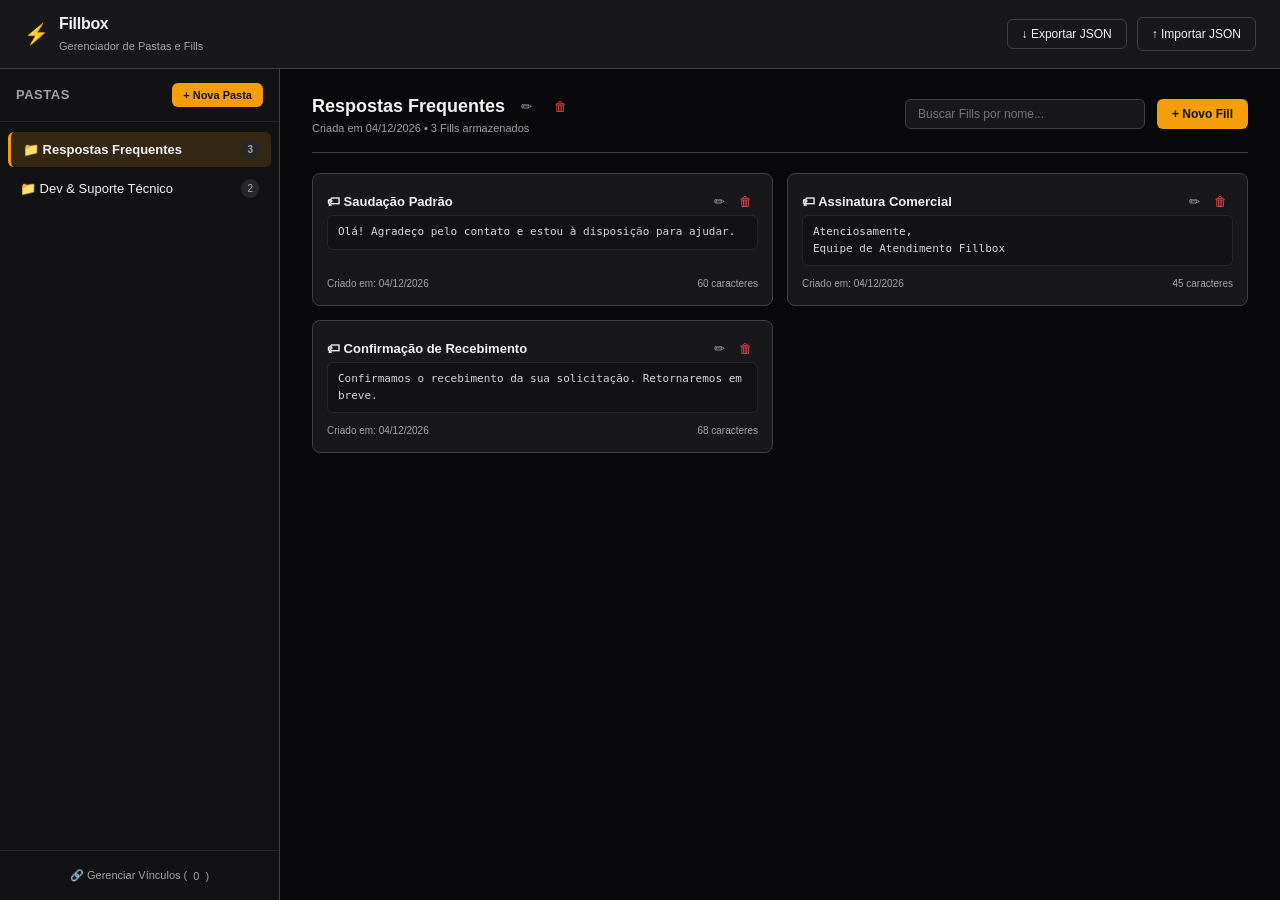
<file: extension/manager/manager.html>
<!DOCTYPE html>
<html lang="pt-BR">
<head>
  <meta charset="UTF-8">
  <meta name="viewport" content="width=device-width, initial-scale=1.0">
  <title>Fillbox — Gerenciador</title>
  <link rel="stylesheet" href="manager.css">
</head>
<body>
  <div class="manager-layout">
    <!-- Topbar -->
    <header class="topbar">
      <div class="topbar-brand">
        <span class="topbar-logo">⚡</span>
        <div>
          <h1 class="topbar-title">Fillbox</h1>
          <span class="topbar-sub">Gerenciador de Pastas e Fills</span>
        </div>
      </div>
      <div class="topbar-actions">
        <button id="export-btn" class="btn btn-secondary">↓ Exportar JSON</button>
        <label class="btn btn-secondary" style="cursor:pointer;">
          ↑ Importar JSON
          <input type="file" id="import-file" accept=".json" style="display:none;">
        </label>
      </div>
    </header>

    <!-- Content Columns -->
    <div class="manager-main">
      <!-- Sidebar / Folders -->
      <aside class="sidebar">
        <div class="sidebar-header">
          <h2>Pastas</h2>
          <button id="add-folder-btn" class="btn btn-primary btn-sm">+ Nova Pasta</button>
        </div>
        <div id="folders-container" class="folders-tree"></div>
        
        <div class="sidebar-footer">
          <button id="view-bindings-btn" class="btn btn-ghost btn-sm" style="width:100%; text-align:left;">
            🔗 Gerenciar Vínculos (<span id="total-bindings-count">0</span>)
          </button>
        </div>
      </aside>

      <!-- Main Panel / Fills of Selected Folder -->
      <main class="content-panel">
        <div class="panel-header">
          <div>
            <div class="folder-title-row">
              <h2 id="active-folder-name">Selecione uma pasta</h2>
              <button id="rename-folder-btn" class="btn-icon" title="Renomear Pasta">✏</button>
              <button id="delete-folder-btn" class="btn-icon text-danger" title="Excluir Pasta">🗑</button>
            </div>
            <p id="active-folder-info" class="text-muted"></p>
          </div>
          <div class="panel-header-actions">
            <input type="text" id="search-fills-input" class="search-box" placeholder="Buscar Fills por nome...">
            <button id="add-fill-btn" class="btn btn-primary">+ Novo Fill</button>
          </div>
        </div>

        <div id="fills-list" class="fills-grid"></div>
      </main>
    </div>
  </div>

  <!-- Modal Genérico -->
  <div id="modal-backdrop" class="modal-backdrop hidden">
    <div class="modal-card">
      <div class="modal-header">
        <h3 id="modal-title">Título</h3>
        <button id="modal-close-x" class="btn-icon">✕</button>
      </div>
      <div id="modal-body" class="modal-body"></div>
      <div class="modal-footer">
        <button id="modal-cancel-btn" class="btn btn-secondary">Cancelar</button>
        <button id="modal-confirm-btn" class="btn btn-primary">Confirmar</button>
      </div>
    </div>
  </div>

  <div id="toast-container" class="toast-container"></div>
  <div id="context-menu" class="context-menu hidden"></div>

  <script src="../shared/storage.js"></script>
  <script src="manager.js"></script>
</body>
</html>
</file>
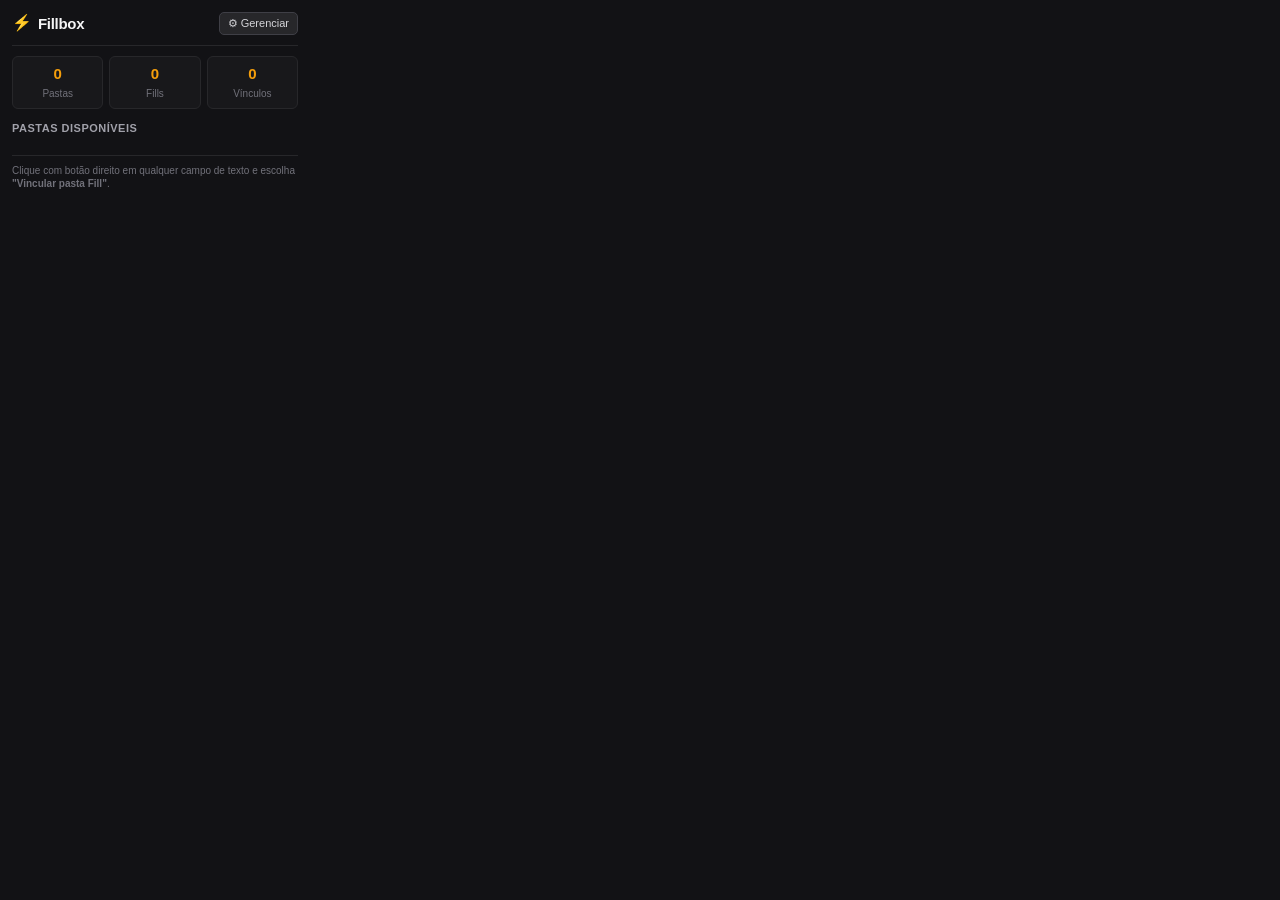
<file: extension/popup/popup.html>
<!DOCTYPE html>
<html lang="pt-BR">
<head>
  <meta charset="UTF-8">
  <title>Fillbox</title>
  <link rel="stylesheet" href="popup.css">
</head>
<body>
  <div class="popup-container">
    <header class="header">
      <div class="brand">
        <span class="logo-icon">⚡</span>
        <h1 class="logo-title">Fillbox</h1>
      </div>
      <button id="open-manager-btn" class="icon-btn" title="Abrir Gerenciador Completo">⚙ Gerenciar</button>
    </header>

    <div class="stats-bar">
      <div class="stat-pill">
        <span class="stat-num" id="folder-count">0</span>
        <span class="stat-lbl">Pastas</span>
      </div>
      <div class="stat-pill">
        <span class="stat-num" id="fill-count">0</span>
        <span class="stat-lbl">Fills</span>
      </div>
      <div class="stat-pill">
        <span class="stat-num" id="bind-count">0</span>
        <span class="stat-lbl">Vínculos</span>
      </div>
    </div>

    <div class="section-title">Pastas Disponíveis</div>
    <div id="folders-quick-list" class="folders-list"></div>

    <footer class="footer">
      <span class="footer-tip">Clique com botão direito em qualquer campo de texto e escolha <strong>"Vincular pasta Fill"</strong>.</span>
    </footer>
  </div>

  <script src="../shared/storage.js"></script>
  <script src="popup.js"></script>
</body>
</html>
</file>
<file: extension/manager/manager.css>
:root {
  --bg-main: #09090b;
  --bg-surface: #18181b;
  --bg-subtle: #27272a;
  --border-color: #3f3f46;
  --text-main: #f4f4f5;
  --text-muted: #a1a1aa;
  --color-primary: #f59e0b;
  --color-primary-hover: #d97706;
  --color-danger: #ef4444;
}

* {
  box-sizing: border-box;
  margin: 0;
  padding: 0;
}

body {
  background-color: var(--bg-main);
  color: var(--text-main);
  font-family: -apple-system, BlinkMacSystemFont, "Segoe UI", Roboto, "Helvetica Neue", Arial, sans-serif;
  font-size: 13px;
  line-height: 1.5;
  height: 100vh;
  display: flex;
  flex-direction: column;
}

.manager-layout {
  display: flex;
  flex-direction: column;
  height: 100%;
}

.topbar {
  display: flex;
  justify-content: space-between;
  align-items: center;
  padding: 12px 24px;
  background-color: var(--bg-surface);
  border-bottom: 1px solid var(--border-color);
  flex-wrap: wrap;
  gap: 12px;
}

.topbar-brand {
  display: flex;
  align-items: center;
  gap: 10px;
  flex-shrink: 0;
}

.topbar-logo {
  font-size: 20px;
  color: var(--color-primary);
  flex-shrink: 0;
}

.topbar-title {
  font-size: 16px;
  font-weight: 700;
  letter-spacing: -0.3px;
}

.topbar-sub {
  font-size: 11px;
  color: var(--text-muted);
}

.topbar-actions {
  display: flex;
  align-items: center;
  gap: 10px;
  flex-shrink: 0;
}

.manager-main {
  display: flex;
  flex: 1;
  overflow: hidden;
}

.sidebar {
  width: 280px;
  background-color: #121215;
  border-right: 1px solid var(--border-color);
  display: flex;
  flex-direction: column;
}

.sidebar-header {
  padding: 14px 16px;
  display: flex;
  justify-content: space-between;
  align-items: center;
  border-bottom: 1px solid #27272a;
}

.sidebar-header h2 {
  font-size: 13px;
  font-weight: 600;
  color: var(--text-muted);
  text-transform: uppercase;
  letter-spacing: 0.5px;
}

.folders-tree {
  flex: 1;
  overflow-y: auto;
  padding: 10px 8px;
  display: flex;
  flex-direction: column;
  gap: 4px;
}

.folder-item {
  display: flex;
  align-items: center;
  justify-content: space-between;
  padding: 8px 12px;
  border-radius: 6px;
  cursor: pointer;
  color: var(--text-main);
  transition: all 0.12s ease;
}

.folder-item:hover {
  background-color: var(--bg-subtle);
}

.folder-item.active {
  background-color: rgba(245, 158, 11, 0.15);
  border-left: 3px solid var(--color-primary);
  font-weight: 600;
}

.badge {
  background-color: #27272a;
  color: var(--text-muted);
  font-size: 10px;
  padding: 2px 6px;
  border-radius: 10px;
}

.sidebar-footer {
  padding: 12px;
  border-top: 1px solid #27272a;
}

.content-panel {
  flex: 1;
  display: flex;
  flex-direction: column;
  overflow-y: auto;
  padding: 24px 32px;
}

.panel-header {
  display: flex;
  justify-content: space-between;
  align-items: center;
  margin-bottom: 20px;
  padding-bottom: 16px;
  border-bottom: 1px solid var(--border-color);
  flex-wrap: wrap;
  gap: 16px;
}

.folder-title-row {
  display: flex;
  align-items: center;
  gap: 10px;
  flex-wrap: wrap;
}

.folder-title-row h2 {
  font-size: 18px;
  font-weight: 700;
}

.text-muted {
  color: var(--text-muted);
  font-size: 11px;
}

.panel-header-actions {
  display: flex;
  gap: 12px;
  align-items: center;
  flex-shrink: 0;
}

.search-box {
  background-color: var(--bg-surface);
  border: 1px solid var(--border-color);
  color: var(--text-main);
  padding: 7px 12px;
  border-radius: 6px;
  font-size: 12px;
  width: 240px;
  outline: none;
  flex-shrink: 0;
}

.search-box:focus {
  border-color: var(--color-primary);
}

.fills-grid {
  display: grid;
  grid-template-columns: repeat(auto-fill, minmax(320px, 1fr));
  gap: 14px;
}

.fill-card {
  background-color: var(--bg-surface);
  border: 1px solid var(--border-color);
  border-radius: 8px;
  padding: 14px;
  display: flex;
  flex-direction: column;
  justify-content: space-between;
  gap: 10px;
}

.fill-card:hover {
  border-color: #52525b;
}

.fill-card-title {
  font-size: 13px;
  font-weight: 600;
  color: var(--text-main);
  display: flex;
  justify-content: space-between;
  align-items: center;
}

.fill-card-body {
  background-color: #121215;
  border: 1px solid #27272a;
  border-radius: 6px;
  padding: 8px 10px;
  font-size: 11px;
  color: #d4d4d8;
  max-height: 90px;
  overflow-y: auto;
  white-space: pre-wrap;
  word-break: break-word;
  font-family: monospace;
}

.fill-card-footer {
  display: flex;
  justify-content: space-between;
  align-items: center;
  font-size: 10px;
  color: var(--text-muted);
}

/* Botões */
.btn {
  display: inline-flex;
  align-items: center;
  justify-content: center;
  gap: 6px;
  font-weight: 500;
  border-radius: 6px;
  padding: 7px 14px;
  font-size: 12px;
  cursor: pointer;
  border: 1px solid transparent;
  transition: all 0.15s ease;
  white-space: nowrap;
  flex-shrink: 0;
  user-select: none;
}

.btn-primary {
  background-color: var(--color-primary);
  color: #121215;
  font-weight: 600;
}

.btn-primary:hover {
  background-color: var(--color-primary-hover);
}

.btn-secondary {
  background-color: var(--bg-surface);
  border-color: var(--border-color);
  color: var(--text-main);
}

.btn-secondary:hover {
  background-color: var(--bg-subtle);
  border-color: #52525b;
}

.btn-ghost {
  background: transparent;
  color: var(--text-muted);
}

.btn-ghost:hover {
  color: var(--text-main);
  background-color: var(--bg-subtle);
}

.btn-sm {
  padding: 5px 10px;
  font-size: 11px;
}

.btn-icon {
  background: transparent;
  border: none;
  color: var(--text-muted);
  cursor: pointer;
  padding: 6px;
  border-radius: 4px;
  font-size: 13px;
  display: inline-flex;
  align-items: center;
  justify-content: center;
  flex-shrink: 0;
  transition: all 0.12s;
}

.btn-icon:hover {
  background-color: var(--bg-subtle);
  color: var(--text-main);
}

.text-danger {
  color: var(--color-danger);
}

/* Modais */
.modal-backdrop {
  position: fixed;
  inset: 0;
  background-color: rgba(0, 0, 0, 0.75);
  backdrop-filter: blur(3px);
  display: flex;
  align-items: center;
  justify-content: center;
  z-index: 1000;
  padding: 16px;
}

.modal-backdrop.hidden {
  display: none;
}

.modal-card {
  background-color: var(--bg-surface);
  border: 1px solid var(--border-color);
  border-radius: 10px;
  width: 480px;
  max-width: 95vw;
  box-shadow: 0 20px 40px rgba(0, 0, 0, 0.8);
  overflow: hidden;
}

.modal-header {
  padding: 14px 18px;
  background-color: var(--bg-subtle);
  border-bottom: 1px solid var(--border-color);
  display: flex;
  justify-content: space-between;
  align-items: center;
}

.modal-header h3 {
  font-size: 14px;
  font-weight: 600;
}

.modal-body {
  padding: 18px;
}

.modal-footer {
  padding: 14px 18px;
  border-top: 1px solid #27272a;
  display: flex;
  justify-content: flex-end;
  gap: 10px;
}

.form-group {
  margin-bottom: 14px;
}

.form-group label {
  display: block;
  font-size: 11px;
  font-weight: 600;
  color: var(--text-muted);
  margin-bottom: 6px;
}

.form-input, .form-textarea {
  width: 100%;
  background-color: #121215;
  border: 1px solid var(--border-color);
  border-radius: 6px;
  color: var(--text-main);
  padding: 9px 12px;
  font-size: 13px;
  outline: none;
}

.form-input:focus, .form-textarea:focus {
  border-color: var(--color-primary);
}

.form-textarea {
  min-height: 90px;
  resize: vertical;
  font-family: inherit;
}

.toast-container {
  position: fixed;
  bottom: 24px;
  right: 24px;
  display: flex;
  flex-direction: column;
  gap: 8px;
  z-index: 2000;
}

.toast {
  background-color: var(--bg-surface);
  border: 1px solid var(--border-color);
  padding: 12px 16px;
  border-radius: 8px;
  box-shadow: 0 4px 16px rgba(0, 0, 0, 0.6);
  font-size: 13px;
  max-width: 380px;
}

/* Menu de Contexto (Botão Direito) */
.context-menu {
  position: fixed;
  z-index: 3000;
  background-color: #18181b;
  border: 1px solid #3f3f46;
  border-radius: 8px;
  box-shadow: 0 12px 30px rgba(0, 0, 0, 0.8);
  padding: 4px;
  min-width: 200px;
  user-select: none;
}

.context-menu.hidden {
  display: none;
}

.context-menu-item {
  display: flex;
  align-items: center;
  gap: 8px;
  padding: 8px 12px;
  font-size: 12px;
  color: #f4f4f5;
  cursor: pointer;
  border-radius: 5px;
  transition: background-color 0.1s;
}

.context-menu-item:hover {
  background-color: #27272a;
}

.context-menu-item.danger {
  color: #ef4444;
}

.context-menu-item.danger:hover {
  background-color: rgba(239, 68, 68, 0.15);
}

.context-menu-sep {
  height: 1px;
  background-color: #27272a;
  margin: 4px 0;
}

/* Layout Responsivo para Telas Pequenas */
@media (max-width: 860px) {
  .manager-main {
    flex-direction: column;
    overflow-y: auto;
  }
  .sidebar {
    width: 100%;
    max-height: 240px;
    border-right: none;
    border-bottom: 1px solid var(--border-color);
  }
  .content-panel {
    padding: 16px;
  }
  .fills-grid {
    grid-template-columns: 1fr;
  }
}

@media (max-width: 600px) {
  .topbar {
    flex-direction: column;
    align-items: flex-start;
    gap: 12px;
    padding: 12px 16px;
  }
  .topbar-actions {
    width: 100%;
    justify-content: flex-start;
    flex-wrap: wrap;
    gap: 8px;
  }
  .panel-header {
    flex-direction: column;
    align-items: stretch;
    gap: 14px;
  }
  .panel-header-actions {
    flex-direction: column;
    align-items: stretch;
    width: 100%;
    gap: 8px;
  }
  .search-box {
    width: 100%;
  }
  .modal-card {
    width: 95vw;
  }
}

/* Otimização para Telas Grandes, Full HD, 2K e 4K Ultra HD */
@media (min-width: 1400px) {
  .sidebar {
    width: clamp(280px, 18vw, 360px);
  }
  .fills-grid {
    grid-template-columns: repeat(auto-fill, minmax(340px, 1fr));
    gap: 18px;
  }
  .content-panel {
    padding: 28px 40px;
  }
}

@media (min-width: 2000px) {
  body {
    font-size: 15px;
  }
  .topbar {
    padding: 16px 36px;
  }
  .topbar-logo {
    font-size: 26px;
  }
  .topbar-title {
    font-size: 19px;
  }
  .topbar-sub {
    font-size: 13px;
  }
  .sidebar {
    width: clamp(320px, 16vw, 440px);
  }
  .sidebar-header {
    padding: 18px 20px;
  }
  .sidebar-header h2 {
    font-size: 14px;
  }
  .folder-item {
    padding: 10px 16px;
    font-size: 14px;
  }
  .badge {
    font-size: 11px;
    padding: 3px 8px;
  }
  .content-panel {
    padding: 32px 48px;
  }
  .folder-title-row h2 {
    font-size: 24px;
  }
  .text-muted {
    font-size: 13px;
  }
  .search-box {
    width: 320px;
    font-size: 14px;
    padding: 9px 16px;
  }
  .btn {
    padding: 9px 18px;
    font-size: 14px;
    border-radius: 8px;
  }
  .btn-sm {
    padding: 6px 12px;
    font-size: 12px;
  }
  .fills-grid {
    grid-template-columns: repeat(auto-fill, minmax(380px, 1fr));
    gap: 22px;
  }
  .fill-card {
    padding: 18px;
    gap: 14px;
  }
  .fill-card-title {
    font-size: 15px;
  }
  .fill-card-body {
    font-size: 13px;
    padding: 12px 14px;
    max-height: 120px;
  }
  .fill-card-footer {
    font-size: 12px;
  }
}

@media (min-width: 3000px) {
  /* Escala Nativa para Monitores 4K (3840x2160) */
  body {
    font-size: 17px;
  }
  .topbar {
    padding: 20px 48px;
  }
  .topbar-logo {
    font-size: 32px;
  }
  .topbar-title {
    font-size: 22px;
  }
  .topbar-sub {
    font-size: 14px;
  }
  .sidebar {
    width: clamp(380px, 15vw, 520px);
  }
  .sidebar-header {
    padding: 22px 24px;
  }
  .sidebar-header h2 {
    font-size: 16px;
  }
  .folder-item {
    padding: 14px 20px;
    font-size: 16px;
  }
  .badge {
    font-size: 13px;
    padding: 4px 10px;
  }
  .content-panel {
    padding: 40px 60px;
  }
  .folder-title-row h2 {
    font-size: 28px;
  }
  .text-muted {
    font-size: 15px;
  }
  .search-box {
    width: 420px;
    font-size: 16px;
    padding: 12px 20px;
    border-radius: 8px;
  }
  .btn {
    padding: 12px 22px;
    font-size: 16px;
    border-radius: 10px;
  }
  .btn-sm {
    padding: 8px 14px;
    font-size: 14px;
  }
  .fills-grid {
    grid-template-columns: repeat(auto-fill, minmax(440px, 1fr));
    gap: 28px;
  }
  .fill-card {
    padding: 24px;
    border-radius: 12px;
    gap: 16px;
  }
  .fill-card-title {
    font-size: 18px;
  }
  .fill-card-body {
    font-size: 15px;
    padding: 14px 16px;
    max-height: 160px;
  }
  .fill-card-footer {
    font-size: 14px;
  }
  .modal-card {
    width: 620px;
    border-radius: 14px;
  }
  .modal-header h3 {
    font-size: 18px;
  }
  .form-group label {
    font-size: 14px;
  }
  .form-input, .form-textarea {
    font-size: 16px;
    padding: 12px 16px;
  }
}
</file>
<file: extension/popup/popup.css>
* {
  box-sizing: border-box;
  margin: 0;
  padding: 0;
}

body {
  width: 310px;
  background-color: #121215;
  color: #e4e4e7;
  font-family: -apple-system, BlinkMacSystemFont, "Segoe UI", Roboto, sans-serif;
  font-size: 13px;
  line-height: 1.4;
}

.popup-container {
  padding: 12px;
}

.header {
  display: flex;
  align-items: center;
  justify-content: space-between;
  padding-bottom: 10px;
  border-bottom: 1px solid #27272a;
  margin-bottom: 10px;
}

.brand {
  display: flex;
  align-items: center;
  gap: 6px;
}

.logo-icon {
  color: #f59e0b;
  font-size: 16px;
}

.logo-title {
  font-size: 15px;
  font-weight: 700;
  letter-spacing: -0.3px;
  color: #f4f4f5;
}

.icon-btn {
  background-color: #27272a;
  color: #d4d4d8;
  border: 1px solid #3f3f46;
  border-radius: 5px;
  padding: 4px 8px;
  font-size: 11px;
  cursor: pointer;
  transition: all 0.15s;
}

.icon-btn:hover {
  background-color: #3f3f46;
  color: #ffffff;
}

.stats-bar {
  display: grid;
  grid-template-columns: repeat(3, 1fr);
  gap: 6px;
  margin-bottom: 12px;
}

.stat-pill {
  background-color: #18181b;
  border: 1px solid #27272a;
  border-radius: 6px;
  padding: 6px;
  text-align: center;
}

.stat-num {
  display: block;
  font-weight: 700;
  font-size: 15px;
  color: #f59e0b;
}

.stat-lbl {
  font-size: 10px;
  color: #71717a;
}

.section-title {
  font-size: 11px;
  font-weight: 600;
  color: #a1a1aa;
  text-transform: uppercase;
  letter-spacing: 0.5px;
  margin-bottom: 6px;
}

.folders-list {
  max-height: 160px;
  overflow-y: auto;
  display: flex;
  flex-direction: column;
  gap: 4px;
  margin-bottom: 12px;
}

.folder-row {
  display: flex;
  align-items: center;
  justify-content: space-between;
  padding: 6px 8px;
  background-color: #18181b;
  border: 1px solid #27272a;
  border-radius: 5px;
  font-size: 12px;
}

.folder-name {
  font-weight: 500;
  color: #f4f4f5;
  overflow: hidden;
  text-overflow: ellipsis;
  white-space: nowrap;
}

.folder-count-badge {
  font-size: 10px;
  background-color: #27272a;
  color: #a1a1aa;
  padding: 2px 6px;
  border-radius: 10px;
}

.footer {
  border-top: 1px solid #27272a;
  padding-top: 8px;
}

.footer-tip {
  font-size: 10px;
  color: #71717a;
  display: block;
  line-height: 1.35;
}
</file>
